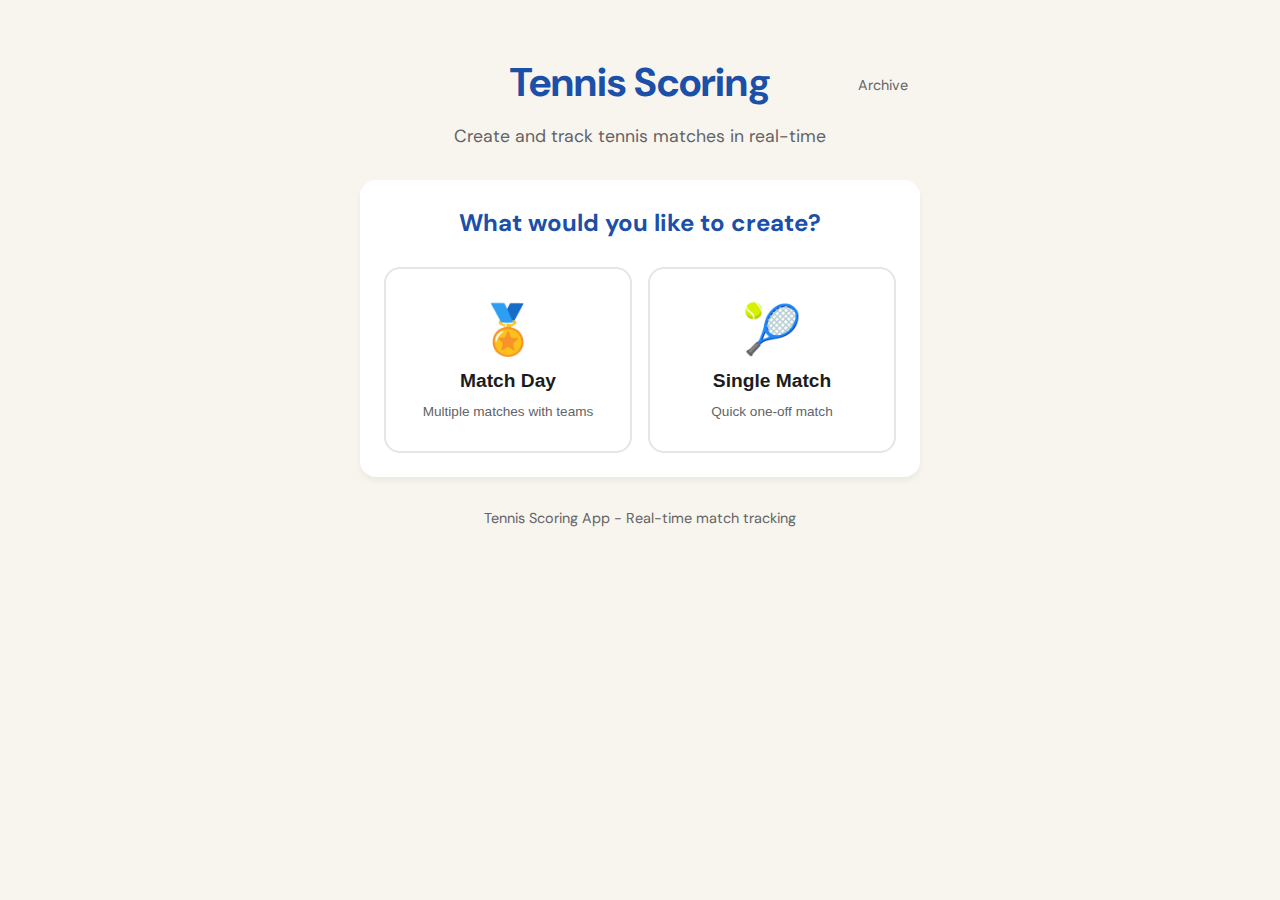
<file: templates/index.html>
<!DOCTYPE html>
<html lang="en">
<head>
    <meta charset="UTF-8">
    <meta name="viewport" content="width=device-width, initial-scale=1.0">
    <title>Tennis Scoring</title>
    <link rel="stylesheet" href="/static/css/style.css">
</head>
<body>
    <div class="container">
        <header>
            <div class="header-row">
                <h1>Tennis Scoring</h1>
                <a href="/archive" class="header-archive-link">Archive</a>
            </div>
            <p class="subtitle">Create and track tennis matches in real-time</p>
        </header>

        <main>
            <!-- Initial Selection -->
            <section class="mode-selection" id="mode-selection">
                <h2>What would you like to create?</h2>
                <div class="mode-buttons">
                    <button class="mode-btn" onclick="showMatchDaySetup()">
                        <span class="mode-icon">&#127941;</span>
                        <span class="mode-title">Match Day</span>
                        <span class="mode-desc">Multiple matches with teams</span>
                    </button>
                    <button class="mode-btn" onclick="showSingleMatchSetup()">
                        <span class="mode-icon">&#127934;</span>
                        <span class="mode-title">Single Match</span>
                        <span class="mode-desc">Quick one-off match</span>
                    </button>
                </div>
            </section>

            <!-- Match Day Setup -->
            <section class="create-match" id="matchday-setup" style="display: none;">
                <button class="back-btn" onclick="showModeSelection()">&larr; Back</button>
                <h2>Match Day Setup</h2>

                <div class="form-group">
                    <label>Match Day Name</label>
                    <input type="text" id="matchday-name" placeholder="e.g., Sunday League Match" value="Match Day">
                </div>

                <div class="form-group">
                    <label>Format</label>
                    <div class="toggle-group">
                        <button type="button" class="toggle-btn active" data-format="6_person" onclick="selectFormat('6_person')">
                            6 per Team<br><small>6 singles + 3 doubles</small>
                        </button>
                        <button type="button" class="toggle-btn" data-format="4_person" onclick="selectFormat('4_person')">
                            4 per Team<br><small>4 singles + 2 doubles</small>
                        </button>
                    </div>
                </div>

                <div class="teams-container">
                    <div class="team-input">
                        <h3>Team A</h3>
                        <input type="text" id="team-a-name" placeholder="Search club or type team name" autocomplete="off">
                        <span class="club-search-hint">Type to search WTB clubs &mdash; players will autocomplete below</span>
                        <div id="team-a-players"></div>
                    </div>
                    <div class="vs">VS</div>
                    <div class="team-input">
                        <h3>Team B</h3>
                        <input type="text" id="team-b-name" placeholder="Search club or type team name" autocomplete="off">
                        <span class="club-search-hint">Type to search WTB clubs &mdash; players will autocomplete below</span>
                        <div id="team-b-players"></div>
                    </div>
                </div>

                <button class="btn btn-primary btn-large" onclick="createMatchDay()">Create Match Day</button>
            </section>

            <!-- Single Match Setup -->
            <section class="create-match" id="single-match-setup" style="display: none;">
                <button class="back-btn" onclick="showModeSelection()">&larr; Back</button>
                <h2>New Match</h2>
                <form id="match-form">
                    <div class="form-group">
                        <label>Match Type</label>
                        <div class="toggle-group">
                            <button type="button" class="toggle-btn active" data-value="singles">Singles</button>
                            <button type="button" class="toggle-btn" data-value="doubles">Doubles</button>
                        </div>
                        <input type="hidden" name="match_type" id="match_type" value="singles">
                    </div>

                    <div class="teams-container">
                        <div class="team-input">
                            <h3>Side A (Serves First)</h3>
                            <input type="text" name="team_a_name" id="side-a-team-name" placeholder="Search club or team name" autocomplete="off">
                            <span class="club-search-hint">Search WTB club for player autocomplete</span>
                            <input type="text" name="player_a1" id="player-a1" placeholder="Player Name" required autocomplete="off">
                            <input type="text" name="player_a2" id="player-a2" placeholder="Partner Name (Doubles)" class="doubles-only" style="display: none;" autocomplete="off">
                        </div>
                        <div class="vs">VS</div>
                        <div class="team-input">
                            <h3>Side B</h3>
                            <input type="text" name="team_b_name" id="side-b-team-name" placeholder="Search club or team name" autocomplete="off">
                            <span class="club-search-hint">Search WTB club for player autocomplete</span>
                            <input type="text" name="player_b1" id="player-b1" placeholder="Player Name" required autocomplete="off">
                            <input type="text" name="player_b2" id="player-b2" placeholder="Partner Name (Doubles)" class="doubles-only" style="display: none;" autocomplete="off">
                        </div>
                    </div>

                    <div class="form-group">
                        <label>
                            <input type="checkbox" name="super_tiebreak" checked>
                            Super Tiebreak in 3rd Set (to 10 points)
                        </label>
                    </div>

                    <button type="submit" class="btn btn-primary btn-large">Start Match</button>
                </form>
            </section>
        </main>

        <footer>
            <p>Tennis Scoring App - Real-time match tracking</p>
        </footer>
    </div>

    <script>
        let currentFormat = '6_person';
        let teamAClubId = null;
        let teamBClubId = null;
        let sideAClubId = null;
        let sideBClubId = null;

        // ==================== Autocomplete Widget ====================

        class Autocomplete {
            constructor(inputEl, fetchFn, onSelect, renderItem) {
                this.input = inputEl;
                this.fetchFn = fetchFn;
                this.onSelect = onSelect;
                this.renderItem = renderItem;
                this.selectedItem = null;
                this.items = [];
                this.activeIndex = -1;
                this.debounceTimer = null;
                this._init();
            }

            _init() {
                // Wrap the input
                const wrapper = document.createElement('div');
                wrapper.className = 'autocomplete-wrapper';
                this.input.parentNode.insertBefore(wrapper, this.input);
                wrapper.appendChild(this.input);

                this.dropdown = document.createElement('div');
                this.dropdown.className = 'autocomplete-dropdown';
                wrapper.appendChild(this.dropdown);

                this.input._acInstance = this;

                this.input.addEventListener('input', () => this._onInput());
                this.input.addEventListener('keydown', (e) => this._onKeydown(e));
                this.input.addEventListener('blur', () => setTimeout(() => this._hide(), 150));
                this.input.addEventListener('focus', () => {
                    if (this.input.value.trim().length >= 1) this._onInput();
                });
            }

            _onInput() {
                clearTimeout(this.debounceTimer);
                const q = this.input.value.trim();
                // Clear selected if user typed something different
                if (this.selectedItem && this.input.value !== this.selectedItem.name) {
                    this.selectedItem = null;
                    if (this.onSelect) this.onSelect(null);
                }
                if (q.length < 1) { this._hide(); return; }
                this.debounceTimer = setTimeout(async () => {
                    this.items = await this.fetchFn(q);
                    this._show();
                }, 250);
            }

            _show() {
                this.dropdown.innerHTML = '';
                this.activeIndex = -1;
                if (!this.items.length) { this._hide(); return; }
                this.items.forEach((item, i) => {
                    const el = document.createElement('div');
                    el.className = 'autocomplete-item';
                    el.innerHTML = this.renderItem(item);
                    el.addEventListener('mousedown', (e) => {
                        e.preventDefault(); // Prevent blur before click
                        this._select(item);
                    });
                    this.dropdown.appendChild(el);
                });
                this.dropdown.style.display = 'block';
            }

            _hide() {
                this.dropdown.style.display = 'none';
                this.activeIndex = -1;
            }

            _select(item) {
                this.selectedItem = item;
                this.input.value = item.name;
                this._hide();
                if (this.onSelect) this.onSelect(item);
            }

            _onKeydown(e) {
                const els = this.dropdown.querySelectorAll('.autocomplete-item');
                if (!els.length || this.dropdown.style.display === 'none') return;
                if (e.key === 'ArrowDown') {
                    e.preventDefault();
                    this.activeIndex = Math.min(this.activeIndex + 1, els.length - 1);
                    this._updateActive(els);
                } else if (e.key === 'ArrowUp') {
                    e.preventDefault();
                    this.activeIndex = Math.max(this.activeIndex - 1, -1);
                    this._updateActive(els);
                } else if (e.key === 'Enter' && this.activeIndex >= 0) {
                    e.preventDefault();
                    this._select(this.items[this.activeIndex]);
                } else if (e.key === 'Escape') {
                    this._hide();
                }
            }

            _updateActive(els) {
                els.forEach((el, i) => el.classList.toggle('selected', i === this.activeIndex));
                if (this.activeIndex >= 0) els[this.activeIndex].scrollIntoView({ block: 'nearest' });
            }
        }

        // ==================== Fetch helpers ====================

        async function fetchClubs(q) {
            try {
                const res = await fetch(`/api/clubs/search?q=${encodeURIComponent(q)}&limit=8`);
                return await res.json();
            } catch { return []; }
        }

        async function fetchPlayers(clubId, q) {
            if (!clubId) return [];
            try {
                const res = await fetch(`/api/clubs/${clubId}/players/search?q=${encodeURIComponent(q)}&limit=8`);
                return await res.json();
            } catch { return []; }
        }

        function renderClub(club) {
            const meta = [club.location, club.district].filter(Boolean).join(' · ');
            return `<span class="ac-name">${club.name}</span>${meta ? `<span class="ac-meta">${meta}</span>` : ''}`;
        }

        function renderPlayer(player) {
            const meta = player.birth_year ? `*${player.birth_year}` : '';
            return `<span class="ac-name">${player.name}</span>${meta ? `<span class="ac-meta">${meta}</span>` : ''}`;
        }

        // ==================== Setup helpers ====================

        // Attach club autocomplete to an input; when a club is selected, call onClubSelect(club)
        function setupClubAutocomplete(input, onClubSelect) {
            if (input._acInstance) return; // Already set up
            new Autocomplete(input, fetchClubs, onClubSelect, renderClub);
        }

        // Attach player autocomplete to a single input, getClubId is a function returning current club id
        function setupPlayerAutocomplete(input, getClubId) {
            if (input._acInstance) return; // Already set up
            new Autocomplete(
                input,
                (q) => fetchPlayers(getClubId(), q),
                null, // selecting just fills the input (default Autocomplete behavior)
                renderPlayer
            );
        }

        // Rebuild player inputs for a team container, attaching player autocomplete
        function buildPlayerInputs(containerId, count, getClubId) {
            const container = document.getElementById(containerId);
            container.innerHTML = '';
            for (let i = 0; i < count; i++) {
                const input = document.createElement('input');
                input.type = 'text';
                input.className = 'player-input';
                input.placeholder = `Player ${i + 1}`;
                input.autocomplete = 'off';
                container.appendChild(input);
                setupPlayerAutocomplete(input, getClubId);
            }
        }

        // ==================== Page setup ====================

        function showModeSelection() {
            document.getElementById('mode-selection').style.display = 'block';
            document.getElementById('matchday-setup').style.display = 'none';
            document.getElementById('single-match-setup').style.display = 'none';
        }

        function showMatchDaySetup() {
            document.getElementById('mode-selection').style.display = 'none';
            document.getElementById('matchday-setup').style.display = 'block';
            document.getElementById('single-match-setup').style.display = 'none';
            initMatchDay();
        }

        function showSingleMatchSetup() {
            document.getElementById('mode-selection').style.display = 'none';
            document.getElementById('matchday-setup').style.display = 'none';
            document.getElementById('single-match-setup').style.display = 'block';
        }

        function initMatchDay() {
            const count = currentFormat === '6_person' ? 6 : 4;

            // Build player inputs with autocomplete
            buildPlayerInputs('team-a-players', count, () => teamAClubId);
            buildPlayerInputs('team-b-players', count, () => teamBClubId);

            // Setup club autocomplete on team name inputs (once only)
            const teamANameInput = document.getElementById('team-a-name');
            setupClubAutocomplete(teamANameInput, (club) => {
                if (club) {
                    teamAClubId = club.id;
                    // Player inputs already have the closure — they'll pick up the new clubId automatically
                } else {
                    teamAClubId = null;
                }
            });

            const teamBNameInput = document.getElementById('team-b-name');
            setupClubAutocomplete(teamBNameInput, (club) => {
                if (club) {
                    teamBClubId = club.id;
                } else {
                    teamBClubId = null;
                }
            });
        }

        function selectFormat(format) {
            currentFormat = format;
            document.querySelectorAll('[data-format]').forEach(btn => {
                btn.classList.toggle('active', btn.dataset.format === format);
            });
            const count = format === '6_person' ? 6 : 4;
            buildPlayerInputs('team-a-players', count, () => teamAClubId);
            buildPlayerInputs('team-b-players', count, () => teamBClubId);
        }

        async function createMatchDay() {
            const teamAPlayers = Array.from(document.querySelectorAll('#team-a-players input'))
                .map(input => input.value.trim())
                .filter(v => v);
            const teamBPlayers = Array.from(document.querySelectorAll('#team-b-players input'))
                .map(input => input.value.trim())
                .filter(v => v);

            const data = {
                name: document.getElementById('matchday-name').value || 'Match Day',
                format: currentFormat,
                team_a_name: document.getElementById('team-a-name').value || 'Team A',
                team_b_name: document.getElementById('team-b-name').value || 'Team B',
                team_a_players: teamAPlayers,
                team_b_players: teamBPlayers,
                players: [...teamAPlayers, ...teamBPlayers]
            };

            try {
                const response = await fetch('/api/matchdays', {
                    method: 'POST',
                    headers: { 'Content-Type': 'application/json' },
                    body: JSON.stringify(data)
                });
                if (response.ok) {
                    const result = await response.json();
                    window.location.href = `/matchday/${result.match_day.id}`;
                } else {
                    alert('Failed to create match day');
                }
            } catch (error) {
                console.error('Error:', error);
                alert('Failed to create match day');
            }
        }

        // ==================== Single match setup ====================

        // Toggle match type
        document.querySelectorAll('#single-match-setup .toggle-btn').forEach(btn => {
            btn.addEventListener('click', () => {
                document.querySelectorAll('#single-match-setup .toggle-btn').forEach(b => b.classList.remove('active'));
                btn.classList.add('active');
                document.getElementById('match_type').value = btn.dataset.value;
                const isDoubles = btn.dataset.value === 'doubles';
                document.querySelectorAll('.doubles-only').forEach(el => {
                    el.style.display = isDoubles ? 'block' : 'none';
                });
            });
        });

        // Club autocomplete on side A team name → unlocks player autocomplete for side A
        setupClubAutocomplete(document.getElementById('side-a-team-name'), (club) => {
            sideAClubId = club ? club.id : null;
            // Lazily attach player autocomplete now that we have a club
            ['player-a1', 'player-a2'].forEach(id => {
                const el = document.getElementById(id);
                if (el) setupPlayerAutocomplete(el, () => sideAClubId);
            });
        });

        // Club autocomplete on side B team name → unlocks player autocomplete for side B
        setupClubAutocomplete(document.getElementById('side-b-team-name'), (club) => {
            sideBClubId = club ? club.id : null;
            ['player-b1', 'player-b2'].forEach(id => {
                const el = document.getElementById(id);
                if (el) setupPlayerAutocomplete(el, () => sideBClubId);
            });
        });

        // Form submission for single match
        document.getElementById('match-form').addEventListener('submit', async (e) => {
            e.preventDefault();
            const form = e.target;
            const formData = new FormData(form);

            const data = {
                match_type: formData.get('match_type'),
                team_a_name: formData.get('team_a_name') || formData.get('player_a1') || 'Player A',
                team_b_name: formData.get('team_b_name') || formData.get('player_b1') || 'Player B',
                player_a1: formData.get('player_a1') || null,
                player_b1: formData.get('player_b1') || null,
                player_a2: formData.get('player_a2') || null,
                player_b2: formData.get('player_b2') || null,
                best_of: 3,
                super_tiebreak_final_set: formData.get('super_tiebreak') === 'on'
            };

            try {
                const response = await fetch('/api/matches', {
                    method: 'POST',
                    headers: { 'Content-Type': 'application/json' },
                    body: JSON.stringify(data)
                });
                if (response.ok) {
                    const match = await response.json();
                    window.location.href = `/match/${match.id}`;
                } else {
                    alert('Failed to create match');
                }
            } catch (error) {
                console.error('Error:', error);
                alert('Failed to create match');
            }
        });
    </script>
</body>
</html>
</file>
<file: static/css/style.css>
@import url('https://fonts.googleapis.com/css2?family=Barlow+Condensed:wght@400;600;700;800&family=Chakra+Petch:wght@400;600;700&family=DM+Sans:opsz,wght@9..40,400;9..40,500;9..40,600;9..40,700&display=swap');

/* ==================== Theme System ==================== */
/* Light theme (default) */
:root {
    /* === Primary Colors === */
    --primary-color: #1B4FA8;
    --primary-dark: #15407F;
    --secondary-color: #2c5282;
    --primary: var(--primary-color);

    /* === Team Colors (softer) === */
    --team-a-color: #3478f6;
    --team-b-color: #e8453c;
    --team-a: var(--team-a-color);
    --team-b: var(--team-b-color);
    --team-a-gradient: linear-gradient(135deg, #3478f6 0%, #2860d8 100%);
    --team-b-gradient: linear-gradient(135deg, #e8453c 0%, #c93a32 100%);

    /* === Background Colors === */
    --bg-color: #F7F5EE;
    --bg-secondary: #f0f0f0;
    --card-bg: #ffffff;
    --input-bg: #ffffff;
    --scoreboard-bg: #ffffff;
    --scoreboard-row-a: #f8f9fb;
    --scoreboard-row-b: #f2f4f7;
    --page-bg: var(--bg-color);

    /* === Text Colors === */
    --text-color: #1c1c1e;
    --text-muted: #636366;
    --text-primary: var(--text-color);
    --text-secondary: var(--text-muted);

    /* === Scoreboard-specific text === */
    --score-text: #1c1c1e;
    --score-text-muted: rgba(0, 0, 0, 0.45);
    --score-header-bg: rgba(0, 0, 0, 0.04);
    --score-header-text: #8e8e93;
    --score-border: rgba(0, 0, 0, 0.08);
    --score-points-bg: rgba(0, 0, 0, 0.04);
    --score-accent: #d4a017;

    /* === Other Colors === */
    --white: #ffffff;
    --border-color: #e5e5ea;
    --gold: #d4a017;
    --danger: #e53e3e;
    --danger-dark: #c53030;
    --success: #34c759;

    /* === Spacing Scale (4px base) === */
    --space-1: 0.25rem;
    --space-2: 0.5rem;
    --space-3: 0.75rem;
    --space-4: 1rem;
    --space-5: 1.25rem;
    --space-6: 1.5rem;
    --space-8: 2rem;
    --space-10: 2.5rem;
    --space-12: 3rem;

    /* === Border Radius === */
    --radius-sm: 6px;
    --radius-md: 8px;
    --radius-lg: 12px;
    --radius-xl: 16px;

    /* === Shadows === */
    --shadow-sm: 0 1px 2px rgba(0, 0, 0, 0.04);
    --shadow-md: 0 2px 8px rgba(0, 0, 0, 0.08);
    --shadow-lg: 0 8px 24px rgba(0, 0, 0, 0.12);

    /* Typography */
    --font-display: 'Barlow Condensed', 'DM Sans', sans-serif;
    --font-score:   'Chakra Petch', monospace;
    --font-body:    'DM Sans', -apple-system, BlinkMacSystemFont, sans-serif;

    /* Broadcast Court palette — light theme */
    --bc-bg:                 #F7F5EE;
    --bc-text:               #1A1917;
    --bc-team-a:             #1B4FA8;
    --bc-team-b:             #D44030;
    --bc-accent:             #C6EF3E;
    --bc-accent-text:        #1A1917;
    --bc-muted:              #7A7672;
    --bc-border:             #DDD9D0;
    --bc-scoreboard-dark:    #16161A;
    --bc-scoreboard-dark-border: rgba(255,255,255,0.08);
    --fixture-row-hover:     rgba(198,239,62,0.08);
    --fixture-border:        var(--bc-border);

    /* Match scoreboard — light in light mode, dark in dark mode */
    --match-scoreboard-bg:          #FFFFFF;
    --match-scoreboard-row-a:       #F8F8F6;
    --match-scoreboard-row-b:       #F3F2EE;
    --match-scoreboard-border:      rgba(0,0,0,0.1);
    --match-scoreboard-row-border:  rgba(0,0,0,0.06);
    --match-scoreboard-header-bg:   rgba(0,0,0,0.04);
    --match-scoreboard-text:        #1A1A1A;
    --match-scoreboard-muted:       #888;
    --match-scoreboard-header-text: #888;
    --match-scoreboard-accent:      #d4a017;
}

/* Dark theme */
[data-theme="dark"] {
    --bg-color: #131210;
    --bg-secondary: #2c2c2e;
    --card-bg: #2c2c2e;
    --input-bg: #3a3a3c;
    --scoreboard-bg: #1c1c1e;
    --scoreboard-row-a: #1c1c2e;
    --scoreboard-row-b: #24243a;
    --page-bg: #0a0a0a;

    --text-color: #f5f5f7;
    --text-muted: #a1a1a6;
    --text-primary: var(--text-color);
    --text-secondary: var(--text-muted);

    --score-text: #f5f5f7;
    --score-text-muted: rgba(255, 255, 255, 0.45);
    --score-header-bg: rgba(0, 0, 0, 0.3);
    --score-header-text: rgba(255, 255, 255, 0.4);
    --score-border: rgba(255, 255, 255, 0.1);
    --score-points-bg: rgba(0, 0, 0, 0.2);
    --score-accent: #ffd700;

    --white: #f5f5f7;
    --border-color: #3a3a3c;
    --gold: #ffd700;

    --shadow-sm: 0 1px 2px rgba(0, 0, 0, 0.3);
    --shadow-md: 0 4px 6px rgba(0, 0, 0, 0.4);
    --shadow-lg: 0 8px 32px rgba(0, 0, 0, 0.6);

    --team-a-gradient: linear-gradient(135deg, #3a80f7 0%, #2060e0 100%);
    --team-b-gradient: linear-gradient(135deg, #ea4f47 0%, #d03830 100%);

    --bc-bg:              #131210;
    --bc-text:            #F0EDE8;
    --bc-muted:           #8A8782;
    --bc-border:          #2E2C28;
    --bc-team-a:          #3D72D9;
    --bc-team-b:          #E05545;
    --bc-accent-text:     #131210;
    --fixture-row-hover:  rgba(198,239,62,0.06);
    --fixture-border:     #2E2C28;

    /* In dark mode, scoreboard uses dark values */
    --match-scoreboard-bg:          #16161A;
    --match-scoreboard-row-a:       #1C1C22;
    --match-scoreboard-row-b:       #202028;
    --match-scoreboard-border:      rgba(255,255,255,0.08);
    --match-scoreboard-row-border:  rgba(255,255,255,0.06);
    --match-scoreboard-header-bg:   rgba(255,255,255,0.04);
    --match-scoreboard-text:        #F0EDE8;
    --match-scoreboard-muted:       rgba(240,237,232,0.5);
    --match-scoreboard-header-text: rgba(240,237,232,0.40);
    --match-scoreboard-accent:      #C6EF3E;
}

* {
    box-sizing: border-box;
    margin: 0;
    padding: 0;
}

body {
    font-family: 'DM Sans', -apple-system, BlinkMacSystemFont, sans-serif;
    background-color: var(--bg-color);
    color: var(--text-color);
    line-height: 1.6;
    min-height: 100vh;
}

/* Container */
.container {
    max-width: 600px;
    margin: 0 auto;
    padding: 20px;
}

/* Header */
header {
    text-align: center;
    padding: 30px 0;
}

.header-row {
    display: flex;
    justify-content: center;
    align-items: center;
    gap: 16px;
    position: relative;
}

.header-archive-link {
    position: absolute;
    right: 0;
    color: var(--text-muted);
    text-decoration: none;
    font-size: 0.9rem;
    padding: 6px 12px;
    border-radius: 6px;
    transition: all 0.2s;
}

.header-archive-link:hover {
    background: var(--border-color);
    color: var(--primary-color);
}

header h1 {
    color: var(--primary-color);
    font-size: 2.5rem;
    margin-bottom: 8px;
}

.subtitle {
    color: var(--text-muted);
    font-size: 1.1rem;
}

/* Forms */
.create-match {
    background: var(--white);
    border-radius: 16px;
    padding: 24px;
    box-shadow: 0 4px 6px rgba(0, 0, 0, 0.05);
}

.create-match h2 {
    text-align: center;
    margin-bottom: 24px;
    color: var(--primary-color);
}

.form-group {
    margin-bottom: 20px;
}

.form-group label {
    display: block;
    font-weight: 600;
    margin-bottom: 8px;
}

.toggle-group {
    display: flex;
    gap: 8px;
}

.toggle-btn {
    flex: 1;
    padding: 14px 12px;
    border: 2px solid var(--border-color);
    background: var(--white);
    border-radius: 8px;
    font-size: 1rem;
    cursor: pointer;
    transition: all 0.2s;
    min-height: 48px;
}

.toggle-btn:hover {
    border-color: var(--primary-color);
}

.toggle-btn.active {
    background: var(--primary-color);
    color: var(--white);
    border-color: var(--primary-color);
}

.teams-container {
    display: flex;
    flex-direction: column;
    gap: 16px;
    margin-bottom: 20px;
}

.team-input {
    background: var(--bg-color);
    padding: 16px;
    border-radius: 12px;
}

.team-input h3 {
    font-size: 0.9rem;
    color: var(--text-muted);
    margin-bottom: 12px;
}

.team-input input {
    width: 100%;
    padding: 12px;
    border: 2px solid var(--border-color);
    border-radius: 8px;
    font-size: 1rem;
    margin-bottom: 8px;
}

.team-input input:focus {
    outline: none;
    border-color: var(--primary-color);
}

.vs {
    text-align: center;
    font-weight: bold;
    color: var(--text-muted);
    font-size: 1.2rem;
}

/* Buttons */
.btn {
    padding: 12px 24px;
    border: none;
    border-radius: 8px;
    font-size: 1rem;
    font-weight: 600;
    cursor: pointer;
    transition: all 0.2s;
}

.btn-primary {
    background: var(--primary-color);
    color: var(--white);
}

.btn-primary:hover {
    background: var(--primary-dark);
}

.btn-secondary {
    background: var(--secondary-color);
    color: var(--white);
}

.btn-secondary:hover {
    opacity: 0.9;
}

.btn-danger {
    background: #e53e3e;
    color: var(--white);
}

.btn-danger:hover {
    background: #c53030;
}

.btn-large {
    width: 100%;
    padding: 16px;
    font-size: 1.2rem;
}

/* Footer */
footer {
    text-align: center;
    padding: 30px 0;
    color: var(--text-muted);
    font-size: 0.9rem;
}

.version-label {
    position: fixed;
    bottom: 4px;
    right: 8px;
    font-family: var(--font-score, monospace);
    font-size: 0.6rem;
    color: var(--bc-muted, #999);
    opacity: 0.5;
    pointer-events: none;
    z-index: 9999;
}

/* ==================== Match Page ==================== */
.match-page {
    background: var(--bc-bg);
    min-height: 100vh;
    padding: 16px;
}

[data-theme="dark"] .match-page {
    background:
        url("data:image/svg+xml,%3Csvg xmlns='http://www.w3.org/2000/svg' width='300' height='300'%3E%3Cfilter id='n'%3E%3CfeTurbulence type='fractalNoise' baseFrequency='0.85' numOctaves='4' stitchTiles='stitch'/%3E%3CfeColorMatrix type='saturate' values='0'/%3E%3C/filter%3E%3Crect width='300' height='300' filter='url(%23n)' opacity='0.07'/%3E%3C/svg%3E") repeat,
        linear-gradient(135deg, #0a0a0a 0%, #1a1a2e 100%);
}

.match-container {
    max-width: 600px;
    margin: 0 auto;
}

/* ==================== Match Scoreboard — Broadcast Court (light in light mode, dark in dark mode) ==================== */
.scoreboard {
    background: var(--match-scoreboard-bg); border-radius: 10px; overflow: hidden;
    box-shadow: 0 4px 24px rgba(0,0,0,0.10), 0 1px 4px rgba(0,0,0,0.06);
    margin-bottom: 20px; border: 1px solid var(--match-scoreboard-border);
}
[data-theme="dark"] .scoreboard {
    box-shadow: 0 4px 32px rgba(0,0,0,0.45), 0 1px 4px rgba(0,0,0,0.25);
}

.scoreboard-header {
    display: flex; justify-content: space-between; align-items: center;
    padding: 8px 16px; background: var(--match-scoreboard-header-bg);
    border-bottom: 1px solid var(--match-scoreboard-border);
}

.match-status {
    background: #2EA568; color: white; padding: 4px 10px; border-radius: 4px;
    font-family: var(--font-score); font-size: 0.72rem; font-weight: 700;
    letter-spacing: 1.5px; animation: pulse 2s infinite;
}

.match-status.finished {
    background: var(--match-scoreboard-accent); color: var(--bc-accent-text); animation: none;
}

@keyframes pulse {
    0%, 100% { opacity: 1; }
    50% { opacity: 0.7; }
}

.connection-status {
    color: var(--success);
    font-size: 0.8rem;
    transition: color 0.3s;
    cursor: help;
}

.connection-status.disconnected {
    color: var(--danger);
}

.connection-status.reconnecting {
    color: var(--score-accent);
    animation: blink 1s infinite;
}

@keyframes blink {
    0%, 100% { opacity: 1; }
    50% { opacity: 0.3; }
}

.match-type { font-family: var(--font-score); color: var(--match-scoreboard-muted); font-size: 0.7rem; letter-spacing: 1.5px; }

.score-table {
    width: 100%;
}

.score-header {
    display: grid; grid-template-columns: 1fr 48px 48px 48px 64px;
    background: var(--match-scoreboard-header-bg); padding: 8px 0;
    font-family: var(--font-score); font-size: 0.75rem; font-weight: 600;
    letter-spacing: 1px; color: var(--match-scoreboard-header-text); text-align: center;
}
.score-header .player-col { text-align: left; padding-left: 16px; }

.score-row {
    display: grid; grid-template-columns: 1fr 48px 48px 48px 64px;
    padding: 14px 0; font-family: var(--font-score); font-size: 1.2rem;
    color: var(--match-scoreboard-text); border-bottom: 1px solid var(--match-scoreboard-border);
}
.score-row.team-a { background: var(--match-scoreboard-row-a); }
.score-row.team-b { background: var(--match-scoreboard-row-b); }

.player-col { display: flex; align-items: center; gap: 10px; padding-left: 12px; font-family: var(--font-body); font-weight: 600; }

.serve-indicator {
    color: transparent;
    font-size: 0.6rem;
    transition: color 0.3s;
}

.serve-indicator.active {
    color: var(--gold);
}

.player-name {
    white-space: nowrap;
    overflow: hidden;
    text-overflow: ellipsis;
    max-width: 140px;
}

.set-col, .points-col {
    text-align: center; font-weight: 700; font-variant-numeric: tabular-nums;
    color: var(--match-scoreboard-text);
}
.set-col.current-set { color: var(--match-scoreboard-accent); }
.points-col {
    background: rgba(198,239,62,0.08); font-family: var(--font-score);
    font-size: 1.4rem; color: var(--match-scoreboard-accent);
}

.scoreboard-footer {
    display: flex; justify-content: space-between; align-items: center;
    padding: 8px 16px; font-family: var(--font-score); font-size: 0.8rem;
    letter-spacing: 0.5px; color: var(--match-scoreboard-accent);
    background: var(--match-scoreboard-header-bg); min-height: 32px;
    border-top: 1px solid var(--match-scoreboard-border);
}

.match-timer { font-family: var(--font-score); font-size: 0.8rem; color: var(--match-scoreboard-muted); font-variant-numeric: tabular-nums; letter-spacing: 0.5px; }

/* Winner Banner */
.winner-banner {
    background: linear-gradient(135deg, #C6EF3E 0%, #A8D428 100%);
    border-radius: 10px; padding: 24px; text-align: center;
    margin-bottom: 20px; animation: celebrate 0.5s ease-out;
}

@keyframes celebrate {
    0% { transform: scale(0.8); opacity: 0; }
    100% { transform: scale(1); opacity: 1; }
}

.winner-text {
    font-family: var(--font-display); font-size: 2.2rem; font-weight: 800;
    letter-spacing: 1px; color: #1A1917; text-transform: uppercase;
}

/* Scoring Controls */
.controls {
    margin-bottom: 20px;
}

.score-buttons {
    display: grid;
    grid-template-columns: 1fr 1fr;
    gap: 12px;
    margin-bottom: 12px;
}

.score-btn {
    padding: 48px 20px;
    border: none;
    border-radius: 16px;
    font-size: 1rem;
    cursor: pointer;
    transition: all 0.15s;
    display: flex;
    flex-direction: column;
    align-items: center;
    gap: 8px;
    touch-action: manipulation;
    -webkit-tap-highlight-color: transparent;
    -webkit-user-select: none;
    user-select: none;
}

.score-btn:active {
    transform: scale(0.95);
}

.score-btn.scoring {
    opacity: 0.7;
}

.score-btn:disabled {
    opacity: 0.4;
    cursor: not-allowed;
}

.team-a-btn { background: linear-gradient(160deg, #1B4FA8 0%, #163E8A 100%); color: white; }
.team-b-btn { background: linear-gradient(160deg, #D44030 0%, #B33225 100%); color: white; }
.btn-label { font-family: var(--font-body); font-size: 0.85rem; opacity: 0.75; letter-spacing: 0.05em; text-transform: uppercase; }
.btn-team {
    font-family: var(--font-display); font-size: 1.3rem; font-weight: 700;
    letter-spacing: 0.03em; text-transform: uppercase;
    white-space: nowrap; overflow: hidden; text-overflow: ellipsis; max-width: 100%;
}

.action-buttons {
    display: flex;
    gap: 12px;
}

.action-buttons .btn {
    flex: 1;
}

/* Spectator Notice */
.spectator-notice {
    background: var(--bg-secondary);
    border-radius: 12px;
    padding: 20px;
    text-align: center;
    margin-bottom: 20px;
    color: var(--text-color);
}

.share-hint {
    font-size: 0.9rem;
    color: var(--text-muted);
    margin-top: 8px;
}

/* Share Section */
.share-section {
    background: var(--bg-secondary);
    border-radius: 12px;
    padding: 20px;
    margin-bottom: 20px;
}

.share-section h3 {
    color: var(--text-color);
    font-size: 1rem;
    margin-bottom: 12px;
    text-align: center;
}

.share-link {
    display: flex;
    gap: 8px;
}

.share-link input {
    flex: 1;
    padding: 12px;
    border: 1px solid var(--border-color);
    border-radius: 8px;
    background: var(--input-bg);
    color: var(--text-color);
    font-size: 0.9rem;
    min-height: 44px;
}

.share-link .btn {
    min-height: 44px;
}

.share-code {
    text-align: center;
    margin-top: 12px;
    color: var(--text-muted);
    font-size: 0.9rem;
}

.share-code strong {
    color: var(--score-accent);
    font-family: monospace;
    letter-spacing: 2px;
}

/* Back Link */
.back-link {
    text-align: center;
    padding: 16px 0;
}

.back-link a {
    color: var(--text-muted);
    text-decoration: none;
    font-size: 0.9rem;
}

.back-link a:hover {
    color: var(--text-color);
}

/* ==================== Responsive Design ==================== */
@media (max-width: 480px) {
    .container {
        padding: 12px;
    }

    header h1 {
        font-size: 2rem;
    }

    .teams-container {
        gap: 12px;
    }

    .team-input {
        padding: 12px;
    }

    .score-header { grid-template-columns: 1fr 40px 40px 40px 56px; font-size: 0.7rem; }
    .score-row { grid-template-columns: 1fr 40px 40px 40px 56px; font-size: 1.05rem; padding: 12px 0; }
    .player-info .player-name { font-size: 0.85rem; max-width: 150px; }
    .points-col { font-size: 1.2rem; }

    .score-btn {
        padding: 56px 16px;
        font-size: 1.05rem;
    }

    .btn-team { font-size: 1.2rem; }
}

@media (min-width: 481px) and (max-width: 768px) {
    .score-btn {
        padding: 52px 24px;
    }
}

/* Landscape mode on mobile */
@media (max-height: 500px) and (orientation: landscape) {
    .match-page {
        padding: 8px;
    }

    .scoreboard {
        margin-bottom: 12px;
    }

    .score-row {
        padding: 8px 0;
    }

    .score-btn {
        padding: 20px 16px;
    }

    .share-section {
        padding: 12px;
    }
}

/* Checkbox styling */
input[type="checkbox"] {
    width: 18px;
    height: 18px;
    margin-right: 8px;
    accent-color: var(--primary-color);
}

/* Prevent text selection during tapping */
.score-btn,
.scoreboard,
.controls,
.scoreboard-card,
.match-card {
    -webkit-user-select: none;
    -moz-user-select: none;
    user-select: none;
    -webkit-touch-callout: none;
}

/* Accessibility - Focus states */
.btn:focus,
.toggle-btn:focus,
.score-btn:focus,
.enter-score-btn:focus,
.match-card:focus,
.winner-btn:focus,
.player-select:focus {
    outline: 2px solid var(--score-accent);
    outline-offset: 2px;
}

a:focus {
    outline: 2px solid var(--primary-color);
    outline-offset: 2px;
}

/* High contrast focus for dark backgrounds */
.matchday-page a:focus,
.match-page a:focus,
.matchday-page button:focus,
.match-page button:focus {
    outline: 2px solid var(--score-accent);
    outline-offset: 2px;
}

/* ==================== Mode Selection ==================== */
.mode-selection {
    background: var(--white);
    border-radius: 16px;
    padding: 24px;
    box-shadow: 0 4px 6px rgba(0, 0, 0, 0.05);
}

.mode-selection h2 {
    text-align: center;
    margin-bottom: 24px;
    color: var(--primary-color);
}

.mode-buttons {
    display: grid;
    grid-template-columns: 1fr 1fr;
    gap: 16px;
}

.mode-btn {
    display: flex;
    flex-direction: column;
    align-items: center;
    gap: 12px;
    padding: 32px 16px;
    border: 2px solid var(--border-color);
    border-radius: 16px;
    background: var(--white);
    cursor: pointer;
    transition: all 0.2s;
}

.mode-btn:hover {
    border-color: var(--primary-color);
    transform: translateY(-2px);
    box-shadow: 0 4px 12px rgba(0, 0, 0, 0.1);
}

.mode-icon {
    font-size: 3rem;
}

.mode-title {
    font-size: 1.2rem;
    font-weight: 700;
    color: var(--text-color);
}

.mode-desc {
    font-size: 0.85rem;
    color: var(--text-muted);
    text-align: center;
}

.back-btn {
    background: none;
    border: none;
    color: var(--text-muted);
    cursor: pointer;
    font-size: 1rem;
    margin-bottom: 16px;
    padding: 8px 0;
}

.back-btn:hover {
    color: var(--primary-color);
}

/* Player input styling */
.player-input {
    width: 100%;
    padding: 12px;
    border: 2px solid var(--border-color);
    border-radius: 8px;
    font-size: 1rem;
    margin-bottom: 8px;
}

.player-input:focus {
    outline: none;
    border-color: var(--primary-color);
}

/* ==================== Player Picker ==================== */
.player-picker {
    display: grid;
    grid-template-columns: 1fr 1fr;
    gap: 12px;
    margin-top: 8px;
}

.player-picker-available,
.player-picker-selected {
    border: 1px solid var(--border-color);
    border-radius: 8px;
    padding: 10px;
    background: var(--card-bg, var(--bg-color));
    min-height: 120px;
    max-height: 320px;
    overflow-y: auto;
}

.picker-panel-label {
    font-size: 0.72rem;
    font-weight: 700;
    text-transform: uppercase;
    letter-spacing: 0.06em;
    color: var(--text-muted, #888);
    margin-bottom: 8px;
}

.player-chip {
    display: flex;
    align-items: center;
    gap: 6px;
    padding: 6px 10px;
    border-radius: 6px;
    margin-bottom: 4px;
    cursor: pointer;
    border: 1px solid var(--border-color);
    background: var(--bg-color);
    transition: background 0.15s, border-color 0.15s;
    font-size: 0.88rem;
    user-select: none;
}

.player-chip:hover {
    background: var(--hover-bg, #f0f0f0);
    border-color: var(--primary-color);
}

.player-chip.selected {
    background: color-mix(in srgb, var(--primary-color) 12%, transparent);
    border-color: var(--primary-color);
}

.player-chip-rank {
    font-size: 0.72rem;
    color: var(--text-muted, #888);
    white-space: nowrap;
    min-width: 46px;
}

.player-chip-name {
    flex: 1;
    font-weight: 500;
}

.player-chip-captain {
    font-size: 0.65rem;
    font-weight: 700;
    color: var(--primary-color, #3182ce);
    background: color-mix(in srgb, var(--primary-color, #3182ce) 12%, transparent);
    padding: 1px 4px;
    border-radius: 3px;
    letter-spacing: 0.04em;
}

.player-chip-meta {
    font-size: 0.72rem;
    color: var(--text-muted, #888);
    white-space: nowrap;
}

.player-slot {
    display: flex;
    align-items: center;
    gap: 8px;
    padding: 6px 8px;
    border-radius: 6px;
    margin-bottom: 4px;
    background: var(--hover-bg, #f0f0f0);
    font-size: 0.88rem;
}

.slot-number {
    font-size: 0.7rem;
    font-weight: 700;
    color: var(--text-muted, #888);
    min-width: 18px;
    text-align: center;
}

.slot-name {
    flex: 1;
    font-weight: 500;
}

.slot-rank {
    font-size: 0.72rem;
    color: var(--text-muted, #888);
    white-space: nowrap;
}

.slot-remove {
    background: none;
    border: none;
    cursor: pointer;
    color: var(--text-muted, #888);
    font-size: 1rem;
    line-height: 1;
    padding: 0 2px;
    border-radius: 4px;
}

.slot-remove:hover {
    color: var(--danger-color, #c00);
    background: color-mix(in srgb, var(--danger-color, #c00) 10%, transparent);
}

.picker-loading,
.picker-empty,
.picker-slots-empty {
    font-size: 0.85rem;
    color: var(--text-muted, #888);
    padding: 12px 4px;
    text-align: center;
}

/* ==================== Match Day Page ==================== */
.matchday-page {
    background: var(--page-bg, var(--bg-color));
    min-height: 100vh;
    padding: 16px;
}

[data-theme="dark"] .matchday-page {
    background:
        url("data:image/svg+xml,%3Csvg xmlns='http://www.w3.org/2000/svg' width='300' height='300'%3E%3Cfilter id='n'%3E%3CfeTurbulence type='fractalNoise' baseFrequency='0.85' numOctaves='4' stitchTiles='stitch'/%3E%3CfeColorMatrix type='saturate' values='0'/%3E%3C/filter%3E%3Crect width='300' height='300' filter='url(%23n)' opacity='0.07'/%3E%3C/svg%3E") repeat,
        linear-gradient(135deg, #0a0a0a 0%, #1a1a2e 100%);
}

.matchday-page {
    background-color: var(--bc-bg);
    color: var(--bc-text);
}

.matchday-container {
    max-width: 800px;
    margin: 0 auto;
}

/* ==================== Match Day Header — Broadcast Court ==================== */
.matchday-header { text-align: center; margin-bottom: 32px; padding-top: 8px; }
.matchday-hero-top { margin-bottom: 20px; }
.matchday-header h1 {
    font-family: var(--font-display); font-weight: 800; color: var(--bc-text);
    font-size: 2.6rem; letter-spacing: -0.5px; text-transform: uppercase; line-height: 1.05; margin-bottom: 10px;
}
[data-theme="dark"] .matchday-header h1 { color: var(--text-color); }

.matchday-timer { font-family: var(--font-score); font-size: 0.75rem; color: var(--bc-muted); font-variant-numeric: tabular-nums; letter-spacing: 0.5px; margin-top: 10px; min-height: 1.2em; }

/* Live updates indicator */
.live-indicator {
    display: flex;
    align-items: center;
    justify-content: center;
    gap: 6px;
    margin-bottom: 16px;
}

.live-dot {
    width: 8px;
    height: 8px;
    border-radius: 50%;
    background: #48bb78;
    animation: live-pulse 2s infinite;
}

@keyframes live-pulse {
    0%, 100% { opacity: 1; transform: scale(1); }
    50% { opacity: 0.5; transform: scale(0.8); }
}

.live-text {
    font-family: 'Chakra Petch', monospace;
    color: var(--text-muted);
    font-size: 0.75rem;
    letter-spacing: 1px;
}

.team-scores {
    display: flex; justify-content: center; align-items: stretch; gap: 0;
    background: var(--match-scoreboard-bg); border-radius: 10px; overflow: hidden;
    border: 1px solid var(--match-scoreboard-border); max-width: 480px; margin: 0 auto;
    box-shadow: 0 4px 20px rgba(0,0,0,0.08);
}

.team-score { display: flex; flex-direction: column; align-items: center; justify-content: center; gap: 6px; flex: 1; padding: 20px 24px; }
.team-score-a { border-right: 1px solid var(--match-scoreboard-border); }
.team-score-b { border-left: 1px solid var(--match-scoreboard-border); }

.team-score .team-name {
    font-family: var(--font-display); font-size: 0.8rem; font-weight: 700;
    text-transform: uppercase; letter-spacing: 2px; order: -1;
    white-space: nowrap; overflow: hidden; text-overflow: ellipsis; max-width: 140px;
}
.team-score-a .team-name { color: var(--bc-team-a); }
.team-score-b .team-name { color: var(--bc-team-b); }

.team-score .score {
    font-family: var(--font-score); font-size: 4.5rem; font-weight: 700;
    color: var(--match-scoreboard-text); line-height: 1; font-variant-numeric: tabular-nums;
}

.score-separator {
    color: var(--match-scoreboard-muted); font-family: var(--font-score); font-size: 3rem;
    font-weight: 300; display: flex; align-items: center; padding: 0 4px; align-self: center;
}

.matches-section {
    margin-bottom: 24px;
}

.matches-section h2 {
    font-family: var(--font-display); font-weight: 700; letter-spacing: 1px;
    text-transform: uppercase; color: var(--bc-text); font-size: 1rem;
    margin-bottom: 12px; padding-left: 10px; border-left: 3px solid var(--bc-accent);
}
[data-theme="dark"] .matches-section h2 { color: var(--text-color); border-left-color: var(--score-accent); }

/* TV-Style Scoreboard */
.matches-list {
    display: flex;
    flex-direction: column;
    gap: 16px;
    margin-bottom: 24px;
}

/* ==================== Match Day Cards — Broadcast Court ==================== */
.scoreboard-card {
    background: var(--card-bg); border: 1px solid var(--bc-border);
    border-radius: 6px; overflow: hidden; transition: box-shadow 0.2s; position: relative;
    box-shadow: 0 2px 12px rgba(0,0,0,0.06);
}
.scoreboard-card:hover { transform: none; box-shadow: 0 2px 12px rgba(0,0,0,0.10); }
.scoreboard-card.live { border-left: 3px solid #2EA568; }
.scoreboard-card.finished { opacity: 0.55; }

.scoreboard-card.upcoming {
    opacity: 0.9;
}

.status-badge {
    position: absolute;
    top: 8px;
    left: 8px;
    padding: 4px 10px;
    border-radius: 12px;
    font-size: 0.7rem;
    font-weight: 700;
    z-index: 10;
    pointer-events: none;
}

.status-badge.live {
    font-family: var(--font-score); background: #2EA568; color: white;
    letter-spacing: 0.5px; font-size: 0.65rem; padding: 3px 8px;
    animation: live-pulse 2s infinite;
}

.status-badge.final {
    background: var(--score-accent);
    color: var(--white);
    font-size: 1rem;
    padding: 4px 8px;
    border-radius: 50%;
    width: 28px;
    height: 28px;
    display: flex;
    align-items: center;
    justify-content: center;
}

.scoreboard-link {
    display: block;
    text-decoration: none;
}

.scoreboard-table {
    width: 100%;
    border-collapse: collapse;
}

.scoreboard-table tr {
    border-bottom: 1px solid var(--score-border);
}

.scoreboard-table tr:last-child {
    border-bottom: none;
}

.scoreboard-table tr.winner .player-name {
    color: var(--score-accent);
}

.scoreboard-table td {
    padding: 12px 8px;
    vertical-align: middle;
}

.scoreboard-table .team-color {
    width: 4px;
    padding: 0;
}

.scoreboard-table .team-color.team-a { background: var(--bc-team-a); }
.scoreboard-table .team-color.team-b { background: var(--bc-team-b); }

.scoreboard-table .player-name {
    font-family: var(--font-display); font-size: 1rem; font-weight: 600;
    color: var(--bc-text); text-transform: uppercase; letter-spacing: 0.03em;
    padding-left: 12px; white-space: nowrap; overflow: hidden; text-overflow: ellipsis; max-width: 200px;
}
[data-theme="dark"] .scoreboard-table .player-name { color: var(--text-color); }
.scoreboard-table tr.winner .player-name { color: var(--bc-accent); }
[data-theme="dark"] .scoreboard-table tr.winner .player-name { color: var(--score-accent); }

/* Add padding when badge is present */
.scoreboard-card.live .scoreboard-table .player-name,
.scoreboard-card.finished .scoreboard-table .player-name {
    padding-left: 80px;
}

.scoreboard-table .set-score {
    width: 32px;
    text-align: center;
    font-family: 'Chakra Petch', monospace;
    color: var(--score-text);
    font-size: 1rem;
    font-weight: 600;
    font-variant-numeric: tabular-nums;
    background: var(--score-points-bg);
}

.enter-score-btn {
    display: block; width: 100%; background: var(--bc-accent); color: var(--bc-accent-text);
    border: none; padding: 10px 12px; font-family: var(--font-display);
    font-size: 0.85rem; font-weight: 700; letter-spacing: 1px; text-transform: uppercase;
    cursor: pointer; transition: opacity 0.15s;
}
.enter-score-btn:hover { opacity: 0.88; }
[data-theme="dark"] .enter-score-btn { color: #131210; }

/* Match Duration */
.match-duration {
    text-align: center;
    padding: 6px 12px;
    font-size: 0.75rem;
    color: var(--text-muted);
    background: var(--score-header-bg);
    border-top: 1px solid var(--score-border);
}

.match-duration::before {
    content: "⏱ ";
}

/* Legacy match card styles (keep for backwards compatibility) */
.match-card {
    background: var(--card-bg);
    border-radius: 12px;
    padding: 16px;
    text-decoration: none;
    transition: all 0.2s;
    border: 2px solid var(--border-color);
}

.match-card:hover {
    border-color: var(--score-accent);
    transform: translateY(-2px);
}

.match-card.finished {
    opacity: 0.4;
}

.match-number {
    color: var(--text-muted);
    font-size: 0.75rem;
    margin-bottom: 8px;
}

.match-players {
    margin-bottom: 8px;
}

.match-players .player {
    color: var(--text-color);
    font-weight: 600;
    padding: 4px 0;
}

.match-players .player.winner {
    color: var(--score-accent);
}

.match-players .team-tag {
    display: inline-block;
    font-size: 0.7rem;
    color: var(--text-muted);
    margin-left: 8px;
    font-weight: 400;
}

.match-vs {
    color: var(--text-muted);
    font-size: 0.8rem;
    padding: 2px 0;
}

.match-score-mini {
    display: flex;
    justify-content: space-between;
    align-items: center;
    color: var(--score-accent);
    font-weight: 700;
}

.match-score-mini .final {
    font-size: 0.7rem;
    background: var(--score-accent);
    color: var(--white);
    padding: 2px 6px;
    border-radius: 4px;
}

/* ==================== Player Info in Scoreboard ==================== */
.player-info {
    display: flex;
    flex-direction: column;
    overflow: hidden;
}

.player-info .player-name {
    font-family: var(--font-display); font-size: 1.1rem; font-weight: 700;
    text-transform: uppercase; letter-spacing: 0.04em;
    white-space: nowrap; overflow: hidden; text-overflow: ellipsis;
    color: var(--match-scoreboard-text);
}

.team-label { font-size: 0.65rem; color: var(--match-scoreboard-muted); font-weight: 400; letter-spacing: 0.05em; text-transform: uppercase; }

/* LK sub-line below player name */
.player-lk {
    font-family: var(--font-score, monospace);
    font-size: 0.55rem;
    font-weight: 400;
    letter-spacing: 0.03em;
    display: block;
    line-height: 1.2;
    opacity: 0.6;
}
.player-info .player-lk {
    color: var(--match-scoreboard-muted);
}
.scoreboard-table .player-lk {
    font-size: 0.6rem;
    color: var(--bc-muted);
    padding-left: 12px;
}
[data-theme="dark"] .scoreboard-table .player-lk {
    color: var(--text-muted);
}
.scoreboard-table tr.winner .player-lk {
    color: var(--bc-accent);
}
[data-theme="dark"] .scoreboard-table tr.winner .player-lk {
    color: var(--score-accent);
}

/* Serve indicator as ball icon */
.serve-indicator {
    width: 10px;
    height: 10px;
    border-radius: 50%;
    background: transparent;
    border: 2px solid rgba(255,255,255,0.15);
    flex-shrink: 0;
}

.serve-indicator.active {
    background: var(--match-scoreboard-accent);
    border-color: var(--match-scoreboard-accent);
    box-shadow: 0 0 8px var(--match-scoreboard-accent);
}

/* ==================== Game Buttons ==================== */
.game-buttons {
    margin-bottom: 12px;
}

.game-btn {
    padding: 20px 16px;
    opacity: 0.85;
}

.game-btn .btn-label {
    font-size: 0.85rem;
    text-transform: uppercase;
    letter-spacing: 1px;
}

/* ==================== Responsive Additions ==================== */
@media (max-width: 480px) {
    .mode-buttons {
        grid-template-columns: 1fr;
    }

    .mode-btn {
        padding: 24px 16px;
    }

    .matchday-header h1 { font-size: 1.8rem; }
    .team-score .score { font-size: 3.2rem; }
    .score-separator { font-size: 2rem; }
    .team-score { padding: 16px 12px; }
    .team-score .team-name { font-size: 0.7rem; letter-spacing: 1.5px; max-width: 100px; }

    /* Scoreboard mobile */
    .scoreboard-table .player-name {
        font-size: 0.85rem;
        max-width: 140px;
    }

    /* Adjust badge padding on mobile */
    .scoreboard-card.live .scoreboard-table .player-name,
    .scoreboard-card.finished .scoreboard-table .player-name {
        padding-left: 70px;
    }

    .scoreboard-table .set-score {
        width: 28px;
        font-size: 0.9rem;
    }

    .scoreboard-table td {
        padding: 10px 6px;
    }

    .player-info .player-name {
        font-size: 0.8rem;
        max-width: 150px;
    }

    .game-btn {
        padding: 16px 12px;
    }

    /* Live indicator mobile */
    .live-indicator {
        margin-bottom: 12px;
    }

    .live-text {
        font-size: 0.75rem;
    }

    /* Header archive link mobile */
    .header-archive-link {
        font-size: 0.8rem;
        padding: 4px 8px;
    }
}

/* ==================== Doubles Pairing Section ==================== */
.doubles-pairing-section {
    background: var(--bg-secondary);
    border-radius: 12px;
    padding: 20px;
    margin-bottom: 24px;
    border: 1px solid var(--border-color);
}

.pairing-header {
    display: flex;
    justify-content: space-between;
    align-items: center;
    margin-bottom: 16px;
    flex-wrap: wrap;
    gap: 12px;
}

.pairing-header h3 {
    color: var(--score-accent);
    font-size: 1.1rem;
    margin: 0;
}

.btn-small {
    padding: 10px 16px;
    font-size: 0.85rem;
    min-height: 44px;
}

.btn-small.active {
    background: var(--score-accent);
    color: var(--white);
}

#pairing-form {
    display: flex;
    flex-direction: column;
    gap: 16px;
}

.pairing-match {
    background: var(--card-bg);
    border-radius: 8px;
    padding: 16px;
}

.pairing-match-header {
    color: var(--text-muted);
    font-size: 0.9rem;
    margin-bottom: 12px;
    font-weight: 600;
}

.pairing-teams {
    display: flex;
    align-items: center;
    gap: 16px;
    flex-wrap: wrap;
}

.pairing-team {
    flex: 1;
    min-width: 180px;
}

.pairing-team .team-label {
    color: var(--text-muted);
    font-size: 0.8rem;
    margin-bottom: 8px;
    font-weight: 600;
}

.pairing-players {
    display: flex;
    flex-direction: column;
    gap: 8px;
}

.pairing-vs {
    color: var(--text-muted);
    font-size: 0.9rem;
    font-weight: 600;
}

.player-select {
    width: 100%;
    padding: 10px 12px;
    border: 2px solid var(--border-color);
    border-radius: 8px;
    background: var(--input-bg);
    color: var(--text-color);
    font-size: 0.95rem;
    cursor: pointer;
    appearance: none;
    background-image: url("data:image/svg+xml,%3Csvg xmlns='http://www.w3.org/2000/svg' width='12' height='12' viewBox='0 0 12 12'%3E%3Cpath fill='%23636366' d='M6 8L1 3h10z'/%3E%3C/svg%3E");
    background-repeat: no-repeat;
    background-position: right 12px center;
}

.player-select:focus {
    outline: none;
    border-color: var(--score-accent);
}

.player-select option {
    background: var(--card-bg);
    color: var(--text-color);
}

.player-select option:disabled {
    color: var(--text-muted);
}

.doubles-pairing-section .player-input {
    width: 100%;
    padding: 10px 12px;
    border: 2px solid var(--border-color);
    border-radius: 8px;
    background: var(--input-bg);
    color: var(--text-color);
    font-size: 0.95rem;
    margin-bottom: 0;
}

.doubles-pairing-section .player-input:focus {
    outline: none;
    border-color: var(--score-accent);
}

.doubles-pairing-section .player-input::placeholder {
    color: var(--text-muted);
}

.pairing-actions {
    display: flex;
    align-items: center;
    gap: 16px;
    margin-top: 16px;
    flex-wrap: wrap;
}

.pairing-status {
    color: var(--text-muted);
    font-size: 0.9rem;
}

.pairing-status.success {
    color: #48bb78;
}

.pairing-status.error {
    color: #fc8181;
}

@media (max-width: 480px) {
    .doubles-pairing-section {
        padding: 16px;
    }

    .pairing-header {
        flex-direction: column;
        align-items: flex-start;
    }

    .pairing-teams {
        flex-direction: column;
        gap: 12px;
    }

    .pairing-team {
        width: 100%;
    }

    .pairing-vs {
        align-self: center;
    }
}

/* Spectator notice for match day page */
.spectator-notice-text {
    color: var(--text-muted);
    font-size: 0.9rem;
    text-align: center;
    margin-top: 12px;
    font-style: italic;
}

/* Modal Styles */
.modal {
    position: fixed;
    top: 0;
    left: 0;
    width: 100%;
    height: 100%;
    background: rgba(0, 0, 0, 0.5);
    display: flex;
    align-items: center;
    justify-content: center;
    z-index: 1000;
}

.modal-content {
    background: var(--card-bg);
    border-radius: 16px;
    max-width: 400px;
    width: 90%;
    max-height: 90vh;
    overflow-y: auto;
}

.modal-header {
    display: flex;
    justify-content: space-between;
    align-items: center;
    padding: 16px 20px;
    border-bottom: 1px solid var(--border-color);
}

.modal-header h3 {
    color: var(--text-color);
    margin: 0;
    font-size: 1.1rem;
}

.modal-close {
    background: none;
    border: none;
    color: var(--text-muted);
    font-size: 1.5rem;
    cursor: pointer;
    padding: 0;
    line-height: 1;
}

.modal-close:hover {
    color: var(--text-color);
}

.modal-body {
    padding: 20px;
}

.modal-footer {
    display: flex;
    gap: 12px;
    padding: 16px 20px;
    border-top: 1px solid var(--border-color);
    justify-content: flex-end;
}

/* Score Entry Form */
.score-entry-form {
    display: flex;
    flex-direction: column;
    gap: 16px;
}

.set-entry {
    display: flex;
    flex-direction: column;
    gap: 8px;
}

.set-entry label {
    color: var(--text-muted);
    font-size: 0.9rem;
}

.set-inputs {
    display: flex;
    align-items: center;
    gap: 12px;
}

.set-inputs span {
    color: var(--text-muted);
    font-size: 1.2rem;
}

.set-input {
    width: 60px;
    padding: 10px;
    border: 2px solid var(--border-color);
    border-radius: 8px;
    background: var(--input-bg);
    color: var(--text-color);
    font-size: 1.2rem;
    text-align: center;
}

.set-input:focus {
    outline: none;
    border-color: var(--score-accent);
}

.winner-selection {
    margin-top: 8px;
}

.winner-selection label {
    display: block;
    color: var(--text-muted);
    font-size: 0.9rem;
    margin-bottom: 8px;
}

.winner-buttons {
    display: flex;
    gap: 12px;
}

.winner-btn {
    flex: 1;
    padding: 12px;
    border: 2px solid var(--border-color);
    border-radius: 8px;
    background: var(--input-bg);
    color: var(--text-color);
    font-size: 0.9rem;
    cursor: pointer;
    transition: all 0.2s;
}

.winner-btn:hover {
    border-color: var(--text-muted);
}

.winner-btn.selected {
    background: var(--score-accent);
    color: var(--white);
    border-color: var(--score-accent);
}

@media (max-width: 480px) {
    .winner-buttons {
        flex-direction: column;
    }
}

/* Archive link on home page */
.archive-link {
    margin-top: 24px;
    text-align: center;
}

/* ==================== Archive Page — Broadcast Court ==================== */
.archive-page-header { padding: 40px 0 28px; margin-bottom: 0; text-align: left; }
.archive-header-top { display: flex; justify-content: space-between; align-items: baseline; margin-bottom: 6px; }
.archive-page-header h1 {
    font-family: var(--font-display); font-size: 2.8rem; font-weight: 800;
    letter-spacing: -0.5px; color: var(--bc-text); line-height: 1; text-transform: uppercase;
}
.archive-admin-link {
    font-family: var(--font-body); font-size: 0.8rem; color: var(--bc-muted);
    text-decoration: none; letter-spacing: 0.02em; transition: color 0.2s;
}
.archive-admin-link:hover { color: var(--bc-text); }
.archive-subtitle { font-family: var(--font-body); color: var(--bc-muted); font-size: 0.9rem; margin-top: 0; }

/* Fixture list */
.archive-list { display: flex; flex-direction: column; gap: 0; margin-bottom: 32px; border-top: 2px solid var(--bc-text); }
.archive-card {
    display: grid; grid-template-columns: 100px 1fr auto auto; align-items: center;
    gap: 16px; padding: 14px 0; text-decoration: none;
    border-bottom: 1px solid var(--fixture-border); background: transparent;
    border-radius: 0; box-shadow: none; border-left: none; border-right: none;
    transition: background 0.15s;
}
.archive-card:hover { background: var(--fixture-row-hover); transform: none; box-shadow: none; border-color: var(--fixture-border); }

.fixture-meta { display: flex; flex-direction: column; gap: 2px; flex-shrink: 0; }
.fixture-date { font-family: var(--font-score); font-size: 0.72rem; color: var(--bc-muted); letter-spacing: 0.5px; }
.fixture-format { font-family: var(--font-body); font-size: 0.7rem; color: var(--bc-muted); text-transform: uppercase; letter-spacing: 0.05em; }

.fixture-name { font-family: var(--font-display); font-size: 1.15rem; font-weight: 700; color: var(--bc-text); letter-spacing: 0.01em; line-height: 1.2; text-transform: uppercase; }

.fixture-matchup { display: flex; align-items: center; gap: 12px; justify-content: flex-end; }
.fixture-team { font-family: var(--font-display); font-size: 0.95rem; font-weight: 600; letter-spacing: 0.03em; text-transform: uppercase; white-space: nowrap; overflow: hidden; text-overflow: ellipsis; max-width: 100px; }
.fixture-team-a { color: var(--bc-team-a); text-align: right; }
.fixture-team-b { color: var(--bc-team-b); text-align: left; }

.fixture-score { display: flex; align-items: center; gap: 4px; font-family: var(--font-score); font-weight: 700; white-space: nowrap; }
.fixture-score-a { font-size: 1.4rem; color: var(--bc-team-a); font-variant-numeric: tabular-nums; min-width: 1.2ch; text-align: right; }
.fixture-score-b { font-size: 1.4rem; color: var(--bc-team-b); font-variant-numeric: tabular-nums; min-width: 1.2ch; text-align: left; }
.fixture-score-sep { font-size: 1.1rem; color: var(--bc-muted); font-weight: 300; }

.fixture-status { flex-shrink: 0; min-width: 36px; text-align: right; }
.fixture-completed { font-family: var(--font-score); font-size: 0.7rem; font-weight: 700; letter-spacing: 1px; color: var(--bc-muted); border: 1px solid var(--bc-border); padding: 2px 6px; border-radius: 3px; }
.fixture-progress { font-family: var(--font-score); font-size: 0.75rem; color: var(--bc-muted); }

.archive-row { display: flex; align-items: center; border-bottom: 1px solid var(--fixture-border); }
.archive-row .archive-card { flex: 1; border-bottom: none; }
.fixture-share-btn { flex-shrink: 0; margin-left: 12px; padding: 6px 12px; font-family: var(--font-body); font-size: 0.75rem; font-weight: 600; text-transform: uppercase; letter-spacing: 0.05em; background: transparent; color: var(--bc-muted); border: 1px solid var(--bc-border); border-radius: 4px; cursor: pointer; white-space: nowrap; transition: color 0.15s, border-color 0.15s; }
.fixture-share-btn:hover { color: var(--bc-accent); border-color: var(--bc-accent); }
.fixture-share-btn.copied { color: var(--bc-accent); border-color: var(--bc-accent); }

.empty-archive { text-align: center; padding: 64px 24px; color: var(--bc-muted); border-top: 2px solid var(--bc-text); }
.empty-archive p { font-family: var(--font-display); font-size: 1.1rem; font-weight: 600; text-transform: uppercase; letter-spacing: 0.05em; margin-bottom: 20px; }

@media (max-width: 600px) {
    .archive-card { grid-template-columns: 1fr auto; grid-template-rows: auto auto; row-gap: 6px; padding: 12px 0; }
    .fixture-meta { grid-column: 1; grid-row: 1; flex-direction: row; gap: 8px; }
    .fixture-name { grid-column: 1; grid-row: 2; font-size: 1rem; }
    .fixture-matchup { grid-column: 2; grid-row: 1 / 3; justify-content: flex-end; }
    .fixture-status { display: none; }
    .fixture-team { display: none; }
    .archive-page-header h1 { font-size: 2rem; }
    .fixture-share-btn { display: none; }
}

/* Share section - collapsible */
.share-section {
    background: var(--bg-secondary);
    border-radius: 12px;
    overflow: hidden;
    margin-bottom: 20px;
}

.share-toggle {
    width: 100%;
    display: flex;
    align-items: center;
    gap: 8px;
    padding: 14px 20px;
    background: none;
    border: none;
    color: var(--text-color);
    font-size: 0.95rem;
    cursor: pointer;
    text-align: left;
}

.share-toggle:hover {
    background: var(--score-header-bg);
}

.share-toggle-icon {
    width: 20px;
    height: 20px;
    display: flex;
    align-items: center;
    justify-content: center;
    background: var(--score-header-bg);
    border-radius: 4px;
    font-size: 1rem;
    font-weight: bold;
}

.share-content {
    padding: 0 20px 20px;
}

.share-section.collapsed .share-content {
    display: none;
}

/* Share options styling */
.share-option {
    margin-bottom: 16px;
}

.share-option label {
    display: block;
    color: var(--text-muted);
    font-size: 0.85rem;
    margin-bottom: 8px;
}

.share-warning {
    color: #fc8181;
    font-size: 0.75rem;
    margin-top: 6px;
    font-style: italic;
}


/* ==================== Admin Pages ==================== */

/* Admin Container */
.admin-container {
    max-width: 1000px;
    margin: 0 auto;
    padding: var(--space-8) var(--space-4);
}

/* Admin Header */
.admin-header {
    display: flex;
    justify-content: space-between;
    align-items: center;
    margin-bottom: var(--space-8);
    flex-wrap: wrap;
    gap: var(--space-4);
}

.admin-header h1 {
    font-size: 1.75rem;
    margin: 0;
    color: var(--primary-color);
}

.header-actions {
    display: flex;
    gap: var(--space-3);
    flex-wrap: wrap;
}

/* Button Variants for Admin */
.btn-outline-danger {
    background: transparent;
    color: var(--danger);
    border: 1px solid var(--danger);
}

.btn-outline-danger:hover {
    background: rgba(229, 62, 62, 0.1);
}

/* Admin Create Section */
.create-section {
    background: var(--card-bg);
    border-radius: var(--radius-lg);
    padding: var(--space-6);
    margin-bottom: var(--space-8);
    display: none;
    box-shadow: var(--shadow-md);
}

.create-section.active {
    display: block;
}

.create-section h2 {
    font-size: 1.25rem;
    margin-bottom: var(--space-6);
    color: var(--primary-color);
}

/* Admin Match Days List */
.match-days-section h2 {
    font-size: 1.25rem;
    margin-bottom: var(--space-4);
    color: var(--text-primary);
}

.match-day-card {
    background: var(--card-bg);
    border-radius: var(--radius-lg);
    padding: var(--space-5);
    margin-bottom: var(--space-4);
    display: grid;
    grid-template-columns: 1fr auto;
    gap: var(--space-4);
    align-items: center;
    box-shadow: var(--shadow-sm);
    border: 1px solid var(--border-color);
}

.match-day-card:hover {
    border-color: var(--primary-color);
}

.match-day-info h3 {
    font-size: 1rem;
    margin-bottom: var(--space-2);
    color: var(--text-primary);
}

.match-day-meta {
    display: flex;
    gap: var(--space-4);
    font-size: 0.85rem;
    color: var(--text-secondary);
}

.match-day-score {
    font-weight: 600;
    font-size: 1.1rem;
    margin-top: var(--space-2);
}

.match-day-score .team-a-score {
    color: var(--team-a-color);
}

.match-day-score .team-b-score {
    color: var(--team-b-color);
}

.match-day-actions {
    display: flex;
    flex-direction: column;
    gap: var(--space-2);
}

.link-group {
    display: flex;
    gap: var(--space-2);
    margin-top: var(--space-3);
    flex-wrap: wrap;
}

.link-btn {
    padding: 0.375rem 0.75rem;
    font-size: 0.8rem;
    border-radius: var(--radius-sm);
    background: var(--bg-secondary);
    border: 1px solid var(--border-color);
    cursor: pointer;
    color: var(--text-primary);
    text-decoration: none;
    display: inline-block;
}

.link-btn:hover {
    background: var(--border-color);
}

.link-btn.btn-delete {
    color: var(--danger);
    border-color: var(--danger);
}

.link-btn.btn-delete:hover {
    background: rgba(229, 62, 62, 0.1);
}

/* Admin Empty State */
.empty-state {
    text-align: center;
    padding: var(--space-12);
    color: var(--text-secondary);
    background: var(--card-bg);
    border-radius: var(--radius-lg);
    border: 2px dashed var(--border-color);
}

.empty-state p {
    margin-bottom: var(--space-4);
}

/* Admin Responsive */
@media (max-width: 768px) {
    .admin-container {
        padding: var(--space-4);
    }

    .admin-header {
        flex-direction: column;
        align-items: flex-start;
    }

    .match-day-card {
        grid-template-columns: 1fr;
    }

    .link-group {
        flex-direction: column;
    }
}

/* ==================== Login Page ==================== */

.login-container {
    max-width: 400px;
    margin: 100px auto;
    padding: var(--space-8);
}

.login-form {
    background: var(--card-bg);
    border-radius: var(--radius-lg);
    padding: var(--space-8);
    box-shadow: var(--shadow-md);
}

.login-header {
    text-align: center;
    margin-bottom: var(--space-8);
}

.login-header h1 {
    font-size: 1.75rem;
    margin-bottom: var(--space-2);
    color: var(--primary-color);
}

.login-header p {
    color: var(--text-secondary);
    font-size: 0.9rem;
}

.login-form .form-group {
    margin-bottom: var(--space-6);
}

.login-form .form-group label {
    display: block;
    margin-bottom: var(--space-2);
    font-weight: 500;
    color: var(--text-primary);
}

.login-form .form-group input[type="password"] {
    width: 100%;
    padding: var(--space-3);
    border: 1px solid var(--border-color);
    border-radius: var(--radius-md);
    font-size: 1rem;
    background: var(--input-bg);
    color: var(--text-primary);
}

.login-form .form-group input[type="password"]:focus {
    outline: none;
    border-color: var(--primary-color);
    box-shadow: 0 0 0 2px rgba(26, 95, 42, 0.2);
}

.error-message {
    background: rgba(229, 62, 62, 0.1);
    border: 1px solid rgba(229, 62, 62, 0.3);
    color: var(--danger);
    padding: var(--space-3);
    border-radius: var(--radius-md);
    margin-bottom: var(--space-6);
    font-size: 0.9rem;
}

.btn-login {
    width: 100%;
    padding: 0.875rem;
    background: var(--primary-color);
    color: var(--white);
    border: none;
    border-radius: var(--radius-md);
    font-size: 1rem;
    font-weight: 600;
    cursor: pointer;
    transition: background 0.2s;
}

.btn-login:hover {
    background: var(--primary-dark);
}

.archive-link-login {
    text-align: center;
    margin-top: var(--space-6);
}

.archive-link-login a {
    color: var(--text-secondary);
    text-decoration: none;
}

.archive-link-login a:hover {
    color: var(--primary-color);
}

/* ========================================
   WTB Data Management Section
   ======================================== */

.wtb-section {
    background: var(--card-bg);
    padding: var(--space-6);
    border-radius: var(--radius-lg);
    margin-bottom: var(--space-6);
    box-shadow: 0 2px 8px rgba(0, 0, 0, 0.05);
}

.wtb-section h2 {
    margin-bottom: var(--space-4);
    color: var(--text-primary);
    font-size: 1.25rem;
}

.wtb-actions {
    display: flex;
    gap: var(--space-4);
    align-items: center;
    flex-wrap: wrap;
}

.sync-status {
    font-size: 0.9rem;
    padding: var(--space-2) var(--space-3);
    border-radius: var(--radius-md);
}

.sync-meta {
    font-family: var(--font-score, monospace);
    font-size: 0.78rem;
    color: var(--text-muted, #888);
    margin-top: 6px;
}

.wtb-club-selector {
    margin-top: var(--space-4);
    padding-top: var(--space-4);
    border-top: 1px solid var(--border-color);
}

.wtb-club-selector label {
    display: block;
    margin-bottom: var(--space-2);
    font-weight: 600;
    color: var(--text-primary);
}

/* ========================================
   Autocomplete Dropdowns
   ======================================== */

.player-input-wrapper {
    position: relative;
    margin-bottom: var(--space-3);
}

.autocomplete-wrapper {
    position: relative;
    display: block;
    width: 100%;
    margin-bottom: 8px;
}

.autocomplete-wrapper input {
    margin-bottom: 0 !important;
}

.autocomplete-dropdown {
    position: absolute;
    top: calc(100% + 2px);
    left: 0;
    right: 0;
    background: var(--card-bg);
    border: 2px solid var(--primary-color);
    border-radius: 8px;
    max-height: 280px;
    overflow-y: auto;
    z-index: 1000;
    display: none;
    box-shadow: 0 6px 20px rgba(0, 0, 0, 0.2);
}

.autocomplete-item {
    padding: 10px 14px;
    cursor: pointer;
    border-bottom: 1px solid var(--border-color);
    transition: background 0.1s;
    display: flex;
    justify-content: space-between;
    align-items: center;
    gap: 8px;
    font-size: 0.95rem;
}

.autocomplete-item:last-child {
    border-bottom: none;
}

.autocomplete-item:hover,
.autocomplete-item.selected {
    background: var(--primary-color);
    color: #fff;
}

.autocomplete-item:hover .ac-meta,
.autocomplete-item.selected .ac-meta {
    color: rgba(255, 255, 255, 0.8);
}

.ac-name {
    font-weight: 500;
    flex: 1;
}

.ac-meta {
    font-size: 0.8em;
    color: var(--text-secondary);
    white-space: nowrap;
}

.club-search-hint {
    display: block;
    font-size: 0.75em;
    color: var(--text-secondary);
    margin-top: -4px;
    margin-bottom: 6px;
}

/* ========================================
   Doubles Setup Panel
   ======================================== */

.doubles-setup-panel {
    border-top: 1px solid var(--border-color);
    padding: var(--space-4);
    background: var(--bg-secondary);
    border-radius: 0 0 var(--radius-lg) var(--radius-lg);
}

.doubles-setup-content h4 {
    font-size: 1rem;
    font-weight: 600;
    margin-bottom: var(--space-3);
    color: var(--text-primary);
}

.doubles-pairings-list {
    display: flex;
    flex-direction: column;
    gap: var(--space-3);
    margin-bottom: var(--space-4);
}

.doubles-pairing-row {
    display: flex;
    align-items: center;
    flex-wrap: wrap;
    gap: var(--space-2);
}

.doubles-pairing-label {
    font-weight: 600;
    font-size: 0.9rem;
    min-width: 70px;
    color: var(--primary-color);
}

.doubles-pairing-team {
    display: flex;
    align-items: center;
    gap: var(--space-1);
    flex-wrap: wrap;
}

.doubles-team-label {
    font-size: 0.8rem;
    font-weight: 500;
    color: var(--text-secondary);
    min-width: 40px;
}

.doubles-select {
    padding: 6px 10px;
    border: 1px solid var(--border-color);
    border-radius: var(--radius-sm);
    background: var(--card-bg);
    color: var(--text-primary);
    font-size: 0.9rem;
    min-width: 130px;
    cursor: pointer;
}

.doubles-select:focus {
    outline: none;
    border-color: var(--primary-color);
}

.doubles-slash {
    font-weight: 600;
    color: var(--text-secondary);
    padding: 0 2px;
}

.doubles-vs {
    font-weight: 700;
    font-size: 0.85rem;
    color: var(--text-secondary);
    padding: 0 var(--space-2);
}

.doubles-setup-actions {
    display: flex;
    gap: var(--space-2);
    flex-wrap: wrap;
}

.btn-setup-doubles {
    background: var(--primary-color);
    color: #fff;
    font-weight: 600;
}

.btn-setup-doubles:hover {
    background: var(--primary-dark, #2563eb);
}

@media (max-width: 768px) {
    .doubles-pairing-row {
        flex-direction: column;
        align-items: flex-start;
    }

    .doubles-pairing-team {
        width: 100%;
    }

    .doubles-select {
        flex: 1;
        min-width: 100px;
    }
}

/* Mobile Responsiveness */
@media (max-width: 768px) {
    .wtb-actions {
        flex-direction: column;
        align-items: stretch;
    }

    .autocomplete-dropdown {
        font-size: 0.9rem;
    }

    .autocomplete-item {
        padding: var(--space-2) var(--space-3);
    }
}

/* ==================== Serve Selection Overlay ==================== */
.serve-overlay {
    display: flex;
    align-items: center;
    justify-content: center;
    padding: 24px 16px;
}

.serve-overlay-content {
    text-align: center;
    width: 100%;
    max-width: 400px;
}

.serve-overlay-content h3 {
    color: var(--match-scoreboard-accent); font-family: var(--font-display);
    font-size: 1.3rem; font-weight: 700; text-transform: uppercase;
    letter-spacing: 0.05em; margin-bottom: 20px;
}

.serve-overlay-buttons {
    display: grid;
    grid-template-columns: 1fr 1fr;
    gap: 12px;
}

.serve-pick-btn {
    padding: 20px 16px; border: none; border-radius: 12px;
    font-family: var(--font-display); font-size: 1.1rem; font-weight: 700;
    letter-spacing: 0.05em; text-transform: uppercase;
    cursor: pointer; transition: transform 0.1s, opacity 0.15s; color: white;
}

.serve-pick-btn.team-a-btn {
    background: var(--team-a-gradient);
}

.serve-pick-btn.team-b-btn {
    background: var(--team-b-gradient);
}

.serve-pick-btn:active {
    transform: scale(0.96);
    opacity: 0.9;
}

/* Clickable serve indicator for correction */
.serve-indicator.clickable {
    cursor: pointer;
}

.serve-indicator.clickable.active {
    animation: pulse-gold 2s infinite;
}

@keyframes pulse-gold {
    0%, 100% { box-shadow: 0 0 8px var(--score-accent); }
    50% { box-shadow: 0 0 14px var(--score-accent); }
}

/* ==================== Theme Toggle ==================== */
.theme-toggle {
    position: fixed;
    top: 12px;
    right: 12px;
    z-index: 999;
    background: var(--card-bg);
    border: 1px solid var(--border-color);
    border-radius: 50%;
    width: 36px;
    height: 36px;
    display: flex;
    align-items: center;
    justify-content: center;
    cursor: pointer;
    font-size: 1rem;
    transition: all 0.2s;
    box-shadow: var(--shadow-sm);
    padding: 0;
    color: var(--text-muted);
}

.theme-toggle:hover {
    box-shadow: var(--shadow-md);
    color: var(--text-color);
}
</file>
